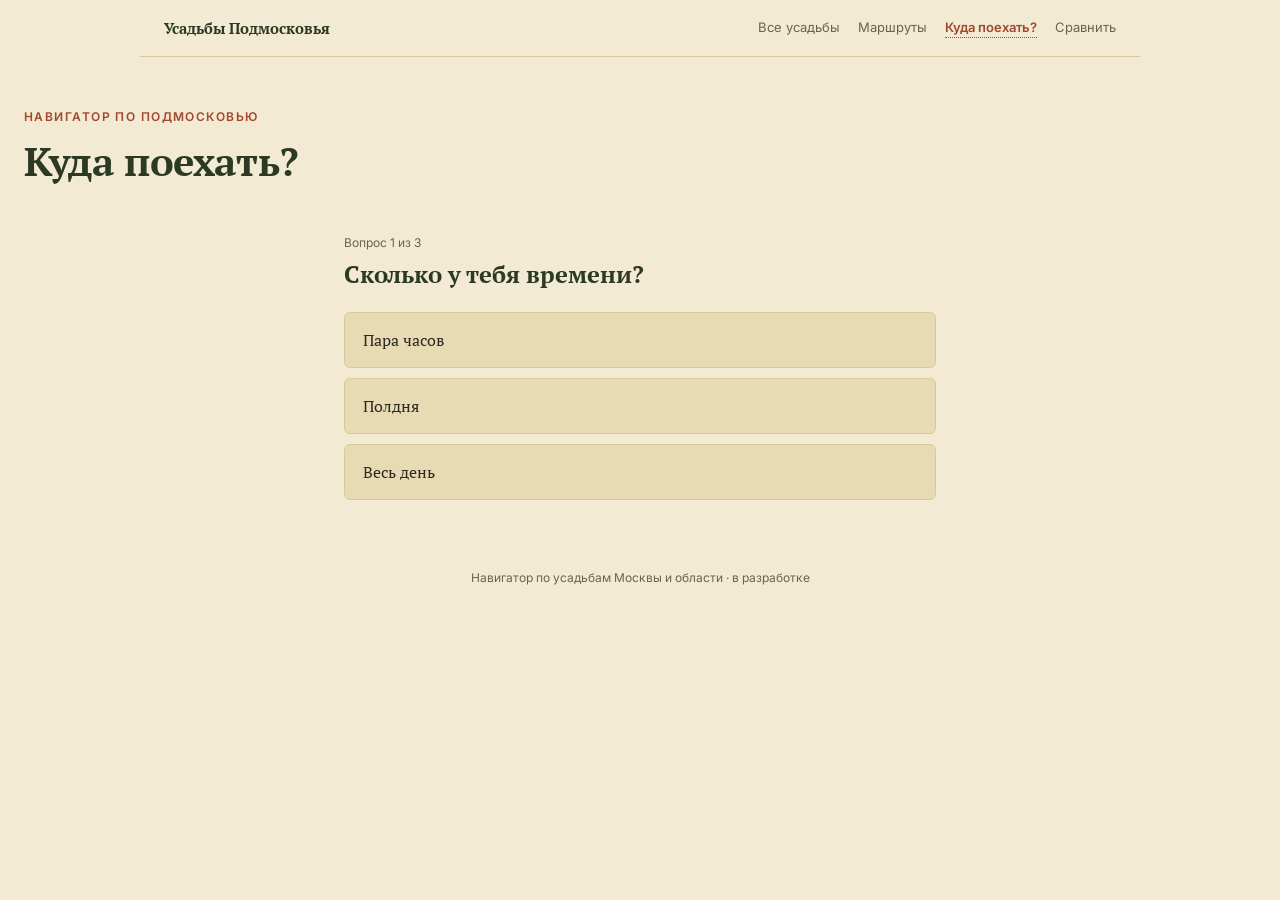
<file: kuda-poehat.html>
<!DOCTYPE html>
<html lang="ru">
<head>
<meta charset="UTF-8">
<meta name="viewport" content="width=device-width, initial-scale=1.0">
<title>Куда поехать? — навигатор по Подмосковью</title>
<link rel="icon" type="image/svg+xml" href="favicon.svg">
<link rel="icon" type="image/png" sizes="32x32" href="favicon-32.png">
<link rel="apple-touch-icon" href="apple-touch-icon.png">
<link rel="preconnect" href="https://fonts.googleapis.com">
<link rel="stylesheet" href="https://fonts.googleapis.com/css2?family=PT+Serif:wght@400;700&family=Inter:wght@400;500;600&display=swap">
<link rel="stylesheet" href="style.css">
<style>

  main.quiz-wrap {
    max-width: 640px;
    margin: 0 auto;
    padding: 30px 24px 70px;
  }
  .quiz-progress {
    font-size: 12px;
    color: var(--ink-soft);
    margin: 0 0 8px;
  }
  .quiz-question h2 {
    font-family: 'PT Serif', serif;
    font-size: 24px;
    color: var(--moss-deep);
    margin: 0 0 22px;
  }
  .quiz-options {
    display: flex;
    flex-direction: column;
    gap: 10px;
  }
  .quiz-option {
    text-align: left;
    background: var(--paper-deep);
    border: 1px solid var(--line);
    border-radius: 6px;
    padding: 16px 18px;
    font-family: 'PT Serif', serif;
    font-size: 16px;
    color: var(--ink);
    cursor: pointer;
  }
  .quiz-option:hover { border-color: var(--brick); }
  .quiz-back {
    margin-top: 22px;
    font-size: 13px;
    color: var(--ink-soft);
    background: none;
    border: none;
    cursor: pointer;
    padding: 0;
    font-family: 'Inter', sans-serif;
  }
  .quiz-back:hover { color: var(--brick); }

  .quiz-results h2 {
    font-family: 'PT Serif', serif;
    font-size: 24px;
    color: var(--moss-deep);
    margin: 0 0 6px;
  }
  .quiz-results p.sub {
    font-size: 14px;
    color: var(--ink-soft);
    margin: 0 0 22px;
  }
  .quiz-results .row {
    display: grid;
    grid-template-columns: repeat(auto-fit, minmax(220px, 1fr));
    gap: 16px;
    margin-bottom: 26px;
  }
  .restart-btn {
    font-size: 13px;
    font-weight: 600;
    color: var(--paper);
    background: var(--moss);
    padding: 10px 20px;
    border-radius: 20px;
    border: none;
    cursor: pointer;
    font-family: 'Inter', sans-serif;
  }
</style>
</head>
<body>
<a href="#main-content" class="skip-link">Перейти к содержимому</a>

<nav class="site-nav">
  <a href="index.html" class="site-nav-home">Усадьбы Подмосковья</a>
  <div class="site-nav-links">
    <a href="index.html">Все усадьбы</a>
    <a href="marshruty.html">Маршруты</a>
    <a href="kuda-poehat.html" class="active">Куда поехать?</a>
    <a href="sravnenie.html">Сравнить</a>
  </div>
</nav>

<header class="hero" style="text-align:left; padding-bottom:6px;">
  <p class="eyebrow">Навигатор по Подмосковью</p>
  <h1 style="text-align:left;">Куда поехать?</h1>
</header>

<main class="quiz-wrap" id="main-content"></main>

<footer>Навигатор по усадьбам Москвы и области · в разработке</footer>

<script>
  const questions = [
    {
      key: "time",
      title: "Сколько у тебя времени?",
      options: [
        { label: "Пара часов", value: "short" },
        { label: "Полдня", value: "half" },
        { label: "Весь день", value: "full" }
      ]
    },
    {
      key: "interest",
      title: "Что тебе интереснее?",
      options: [
        { label: "Дворцы и парадные резиденции", value: "Дворцы" },
        { label: "Парки для прогулки", value: "Парки" },
        { label: "Литературные истории", value: "Литературные" },
        { label: "Необычные и редкие места", value: "Редкие" },
        { label: "Всё равно", value: "any" }
      ]
    },
    {
      key: "access",
      title: "Готов ли ехать, если внутрь не попасть?",
      options: [
        { label: "Хочу точно попасть внутрь", value: "inside" },
        { label: "Не страшно, можно посмотреть и снаружи", value: "any" }
      ]
    }
  ];

  let estates = [];
  let step = 0;
  const answers = {};

  function parseKm(meta) {
    if (meta.includes("в черте города")) return 0;
    const m = meta.match(/(\d+)\s*км/);
    return m ? parseInt(m[1], 10) : 999;
  }

  function shuffle(arr) {
    return [...arr].sort(() => Math.random() - 0.5);
  }

  function getMatches() {
    const maxKm = answers.time === "short" ? 20 : answers.time === "half" ? 50 : Infinity;
    const base = estates.filter(e => parseKm(e.meta) <= maxKm && e.access !== "закрыт");

    let pool = base;
    if (answers.access === "inside") {
      const f = pool.filter(e => e.access !== "снаружи");
      if (f.length) pool = f;
    }
    if (answers.interest !== "any") {
      const f = pool.filter(e => e.cat === answers.interest);
      if (f.length) pool = f;
    }
    return shuffle(pool).slice(0, 3);
  }

  function renderQuestion() {
    const q = questions[step];
    document.getElementById("main-content").innerHTML = `
      <p class="quiz-progress">Вопрос ${step + 1} из ${questions.length}</p>
      <div class="quiz-question">
        <h2>${q.title}</h2>
        <div class="quiz-options">
          ${q.options.map(o => `<button class="quiz-option" data-v="${o.value}">${o.label}</button>`).join("")}
        </div>
        ${step > 0 ? `<button class="quiz-back" id="backBtn">← Назад</button>` : ""}
      </div>
    `;
    document.querySelectorAll(".quiz-option").forEach(b =>
      b.addEventListener("click", () => {
        answers[q.key] = b.dataset.v;
        step++;
        if (step < questions.length) renderQuestion(); else renderResults();
      })
    );
    if (step > 0) {
      document.getElementById("backBtn").addEventListener("click", () => {
        step--;
        renderQuestion();
      });
    }
  }

  function renderResults() {
    const matches = getMatches();
    document.getElementById("main-content").innerHTML = `
      <div class="quiz-results">
        <h2>Похоже, тебе подойдёт</h2>
        <p class="sub">${matches.length ? "Собрали по твоим ответам:" : "Точных совпадений не нашлось, но вот что есть в базе:"}</p>
        <div class="row">
          ${matches.map(e => `
            <a class="card" href="usadba.html?slug=${e.slug}">
              <div class="photo">
                <img src="images/${e.slug}.jpg" alt="${e.name}" loading="lazy" onerror="this.style.display='none'">
                <span class="ph-text">фото усадьбы</span>
              </div>
              <div class="body">
                <p class="cat">${e.cat}</p>
                <h3>${e.name}</h3>
                <p class="meta">${e.meta}</p>
                <p class="teaser">${e.teaser}</p>
              </div>
            </a>
          `).join("")}
        </div>
        <button class="restart-btn" id="restartBtn">Пройти заново</button>
      </div>
    `;
    document.getElementById("restartBtn").addEventListener("click", () => {
      step = 0;
      delete answers.time; delete answers.interest; delete answers.access;
      renderQuestion();
    });
  }

  fetch("estates.json")
    .then(r => r.json())
    .then(data => { estates = data; renderQuestion(); })
    .catch(() => {
      document.getElementById("main-content").innerHTML =
        `<p style="color:var(--brick); font-size:14px;">Не удалось загрузить данные усадеб (estates.json). Проверьте, что файл лежит рядом с этой страницей.</p>`;
    });
</script>

</body>
</html>
</file>
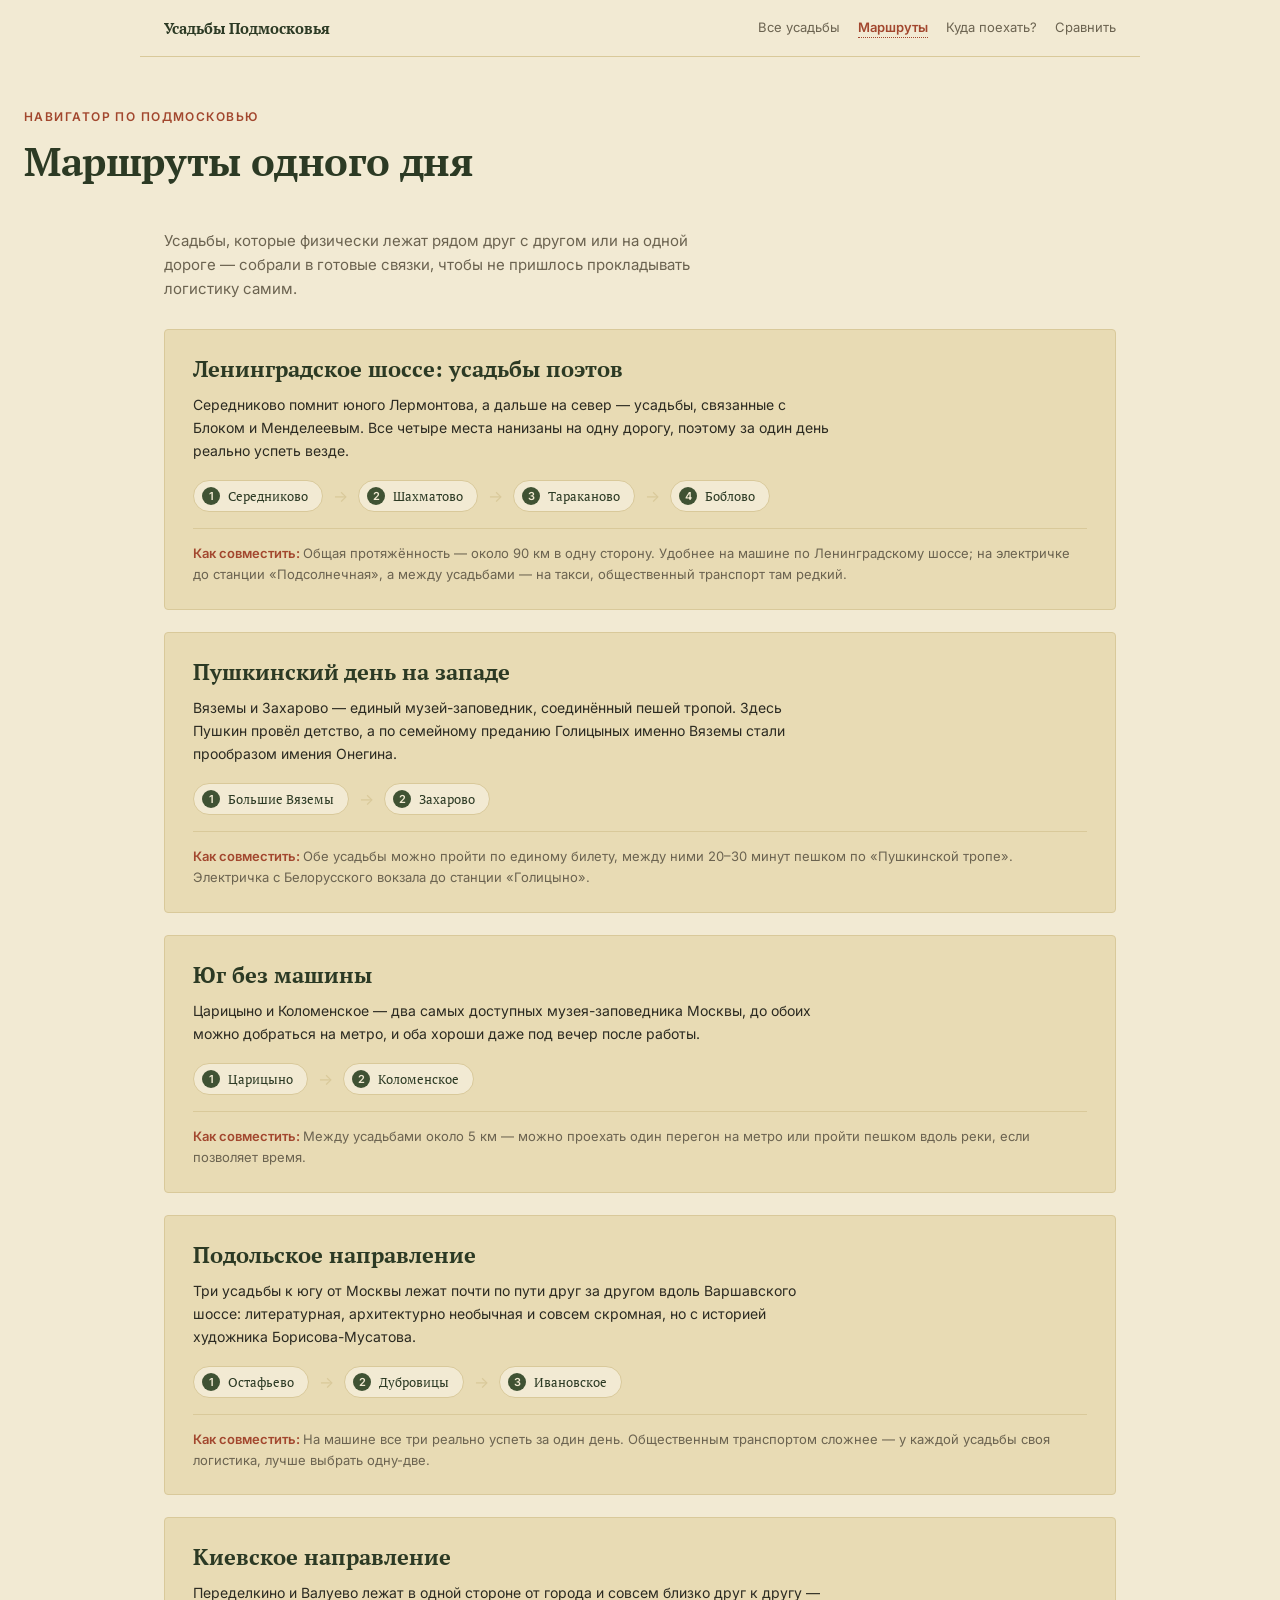
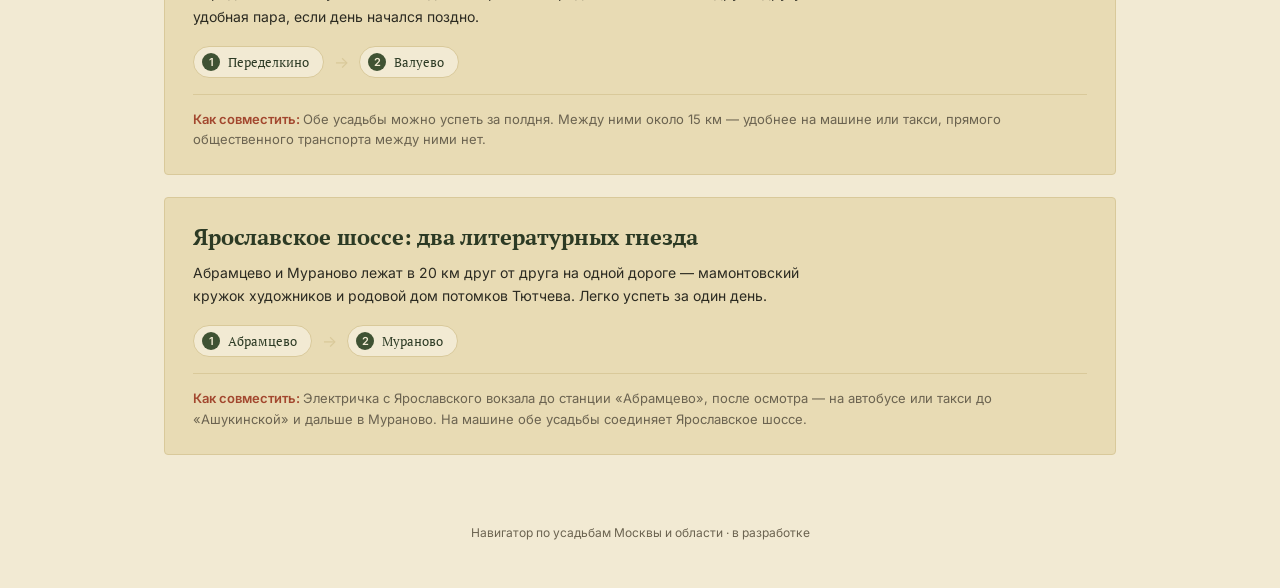
<file: marshruty.html>
<!DOCTYPE html>
<html lang="ru">
<head>
<meta charset="UTF-8">
<meta name="viewport" content="width=device-width, initial-scale=1.0">
<title>Маршруты одного дня — навигатор по Подмосковью</title>
<link rel="icon" type="image/svg+xml" href="favicon.svg">
<link rel="icon" type="image/png" sizes="32x32" href="favicon-32.png">
<link rel="apple-touch-icon" href="apple-touch-icon.png">
<link rel="preconnect" href="https://fonts.googleapis.com">
<link rel="stylesheet" href="https://fonts.googleapis.com/css2?family=PT+Serif:wght@400;700&family=Inter:wght@400;500;600&display=swap">
<link rel="stylesheet" href="style.css">
<style>

  .intro {
    max-width: 1000px;
    margin: 0 auto;
    padding: 20px 24px 0;
  }
  .intro p { font-size: 15px; color: var(--ink-soft); max-width: 560px; line-height: 1.6; margin: 0; }

  main.routes {
    max-width: 1000px;
    margin: 0 auto;
    padding: 28px 24px 70px;
    display: flex;
    flex-direction: column;
    gap: 22px;
  }
  .route {
    background: var(--paper-deep);
    border: 1px solid var(--line);
    border-radius: 4px;
    padding: 24px 28px;
    scroll-margin-top: 20px;
  }
  .route h2 {
    font-family: 'PT Serif', serif;
    font-size: 22px;
    color: var(--moss-deep);
    margin: 0 0 10px;
  }
  .route .lead {
    font-size: 14px;
    line-height: 1.65;
    color: var(--ink);
    margin: 0 0 18px;
    max-width: 640px;
  }
  .route ol {
    list-style: none;
    counter-reset: stop;
    margin: 0 0 16px;
    padding: 0;
    display: flex;
    flex-wrap: wrap;
    gap: 10px;
  }
  .route ol li {
    counter-increment: stop;
    display: flex;
    align-items: center;
    gap: 8px;
  }
  .route ol li a {
    display: flex;
    align-items: center;
    gap: 8px;
    background: var(--paper);
    border: 1px solid var(--line);
    border-radius: 20px;
    padding: 6px 14px 6px 8px;
    text-decoration: none;
    color: var(--moss-deep);
    font-size: 13px;
    font-family: 'PT Serif', serif;
  }
  .route ol li a:hover { border-color: var(--brick); color: var(--brick); }
  .route ol li a .num {
    background: var(--moss);
    color: var(--paper);
    border-radius: 50%;
    width: 18px;
    height: 18px;
    font-size: 11px;
    font-family: 'Inter', sans-serif;
    font-weight: 600;
    display: flex;
    align-items: center;
    justify-content: center;
  }
  .route ol li:not(:last-child)::after {
    content: "→";
    color: var(--line);
    margin-left: 2px;
  }
  .route .tip {
    font-size: 13px;
    color: var(--ink-soft);
    border-top: 1px solid var(--line);
    padding-top: 14px;
    margin: 0;
    line-height: 1.6;
  }
  .route .tip b { color: var(--brick); font-weight: 600; }

  @media (max-width: 640px) {
    .route ol li:not(:last-child)::after { display: none; }
  }
</style>
</head>
<body>
<a href="#routes" class="skip-link">Перейти к содержимому</a>

<nav class="site-nav">
  <a href="index.html" class="site-nav-home">Усадьбы Подмосковья</a>
  <div class="site-nav-links">
    <a href="index.html">Все усадьбы</a>
    <a href="marshruty.html" class="active">Маршруты</a>
    <a href="kuda-poehat.html">Куда поехать?</a>
    <a href="sravnenie.html">Сравнить</a>
  </div>
</nav>

<header class="hero" style="text-align:left; padding-bottom:10px;">
  <p class="eyebrow">Навигатор по Подмосковью</p>
  <h1 style="text-align:left;">Маршруты одного дня</h1>
</header>
<div class="intro">
  <p>Усадьбы, которые физически лежат рядом друг с другом или на одной дороге — собрали в готовые связки, чтобы не пришлось прокладывать логистику самим.</p>
</div>

<main class="routes" id="routes"></main>

<footer>Навигатор по усадьбам Москвы и области · в разработке</footer>

<script>
  Promise.all([
    fetch("routes.json").then(r => r.json()),
    fetch("estates.json").then(r => r.json())
  ]).then(([routes, estates]) => {
    const byId = Object.fromEntries(estates.map(e => [e.slug, e]));

    document.getElementById("routes").innerHTML = routes.map(route => `
      <section class="route" id="${route.slug}">
        <h2>${route.title}</h2>
        <p class="lead">${route.intro}</p>
        <ol>
          ${route.estates.map((slug, i) => {
            const e = byId[slug];
            if (!e) return "";
            return `<li><a href="usadba.html?slug=${slug}"><span class="num">${i + 1}</span>${e.name}</a></li>`;
          }).join("")}
        </ol>
        <p class="tip"><b>Как совместить: </b>${route.tip}</p>
      </section>
    `).join("");
  }).catch(() => {
    document.getElementById("routes").innerHTML =
      `<p style="color:var(--brick); font-size:14px;">Не удалось загрузить маршруты. Проверьте, что routes.json и estates.json лежат рядом с этой страницей.</p>`;
  });
</script>

</body>
</html>
</file>
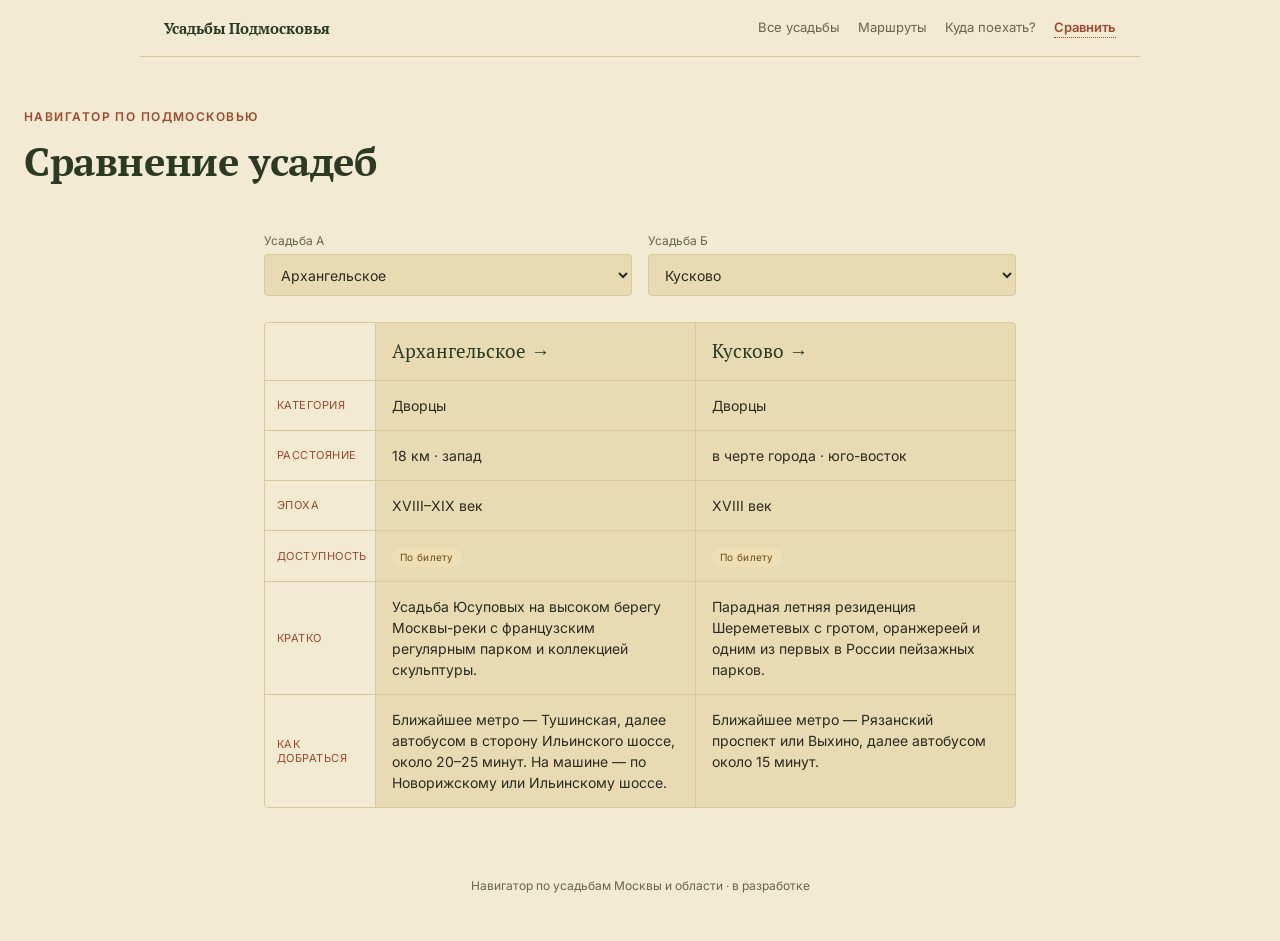
<file: sravnenie.html>
<!DOCTYPE html>
<html lang="ru">
<head>
<meta charset="UTF-8">
<meta name="viewport" content="width=device-width, initial-scale=1.0">
<title>Сравнение усадеб — навигатор по Подмосковью</title>
<link rel="icon" type="image/svg+xml" href="favicon.svg">
<link rel="icon" type="image/png" sizes="32x32" href="favicon-32.png">
<link rel="apple-touch-icon" href="apple-touch-icon.png">
<link rel="preconnect" href="https://fonts.googleapis.com">
<link rel="stylesheet" href="https://fonts.googleapis.com/css2?family=PT+Serif:wght@400;700&family=Inter:wght@400;500;600&display=swap">
<link rel="stylesheet" href="style.css">
<style>

  main.compare {
    max-width: 800px;
    margin: 0 auto;
    padding: 28px 24px 70px;
  }
  .pickers {
    display: grid;
    grid-template-columns: 1fr 1fr;
    gap: 16px;
    margin-bottom: 26px;
  }
  .pickers label {
    display: block;
    font-size: 12px;
    color: var(--ink-soft);
    margin-bottom: 6px;
  }
  .pickers select {
    width: 100%;
    height: 42px;
    border-radius: 4px;
    border: 1px solid var(--line);
    background: var(--paper-deep);
    padding: 0 12px;
    font-size: 14px;
    font-family: inherit;
    color: var(--ink);
  }

  .cmp-table {
    background: var(--paper-deep);
    border: 1px solid var(--line);
    border-radius: 4px;
    overflow: hidden;
  }
  .cmp-row {
    display: grid;
    grid-template-columns: 110px 1fr 1fr;
    border-bottom: 1px solid var(--line);
  }
  .cmp-row:last-child { border-bottom: none; }
  .cmp-row .lbl {
    padding: 14px 12px;
    font-size: 11px;
    letter-spacing: 0.04em;
    text-transform: uppercase;
    color: var(--brick);
    background: var(--paper);
    display: flex;
    align-items: center;
  }
  .cmp-row .val {
    padding: 14px 16px;
    font-size: 14px;
    color: var(--ink);
    line-height: 1.5;
    border-left: 1px solid var(--line);
  }
  .cmp-row.head .val {
    font-family: 'PT Serif', serif;
    font-size: 19px;
    color: var(--moss-deep);
  }
  .cmp-row.head .val a { color: inherit; text-decoration: none; }
  .cmp-row.head .val a:hover { color: var(--brick); }

  @media (max-width: 640px) {
    .pickers { grid-template-columns: 1fr; }
    .cmp-row { grid-template-columns: 1fr; }
    .cmp-row .lbl { border-bottom: 1px solid var(--line); }
    .cmp-row .val { padding: 10px 14px; font-size: 13px; border-left: none; border-bottom: 1px solid var(--line); }
    .cmp-row .val:last-child { border-bottom: none; }
    .cmp-row.head .val { font-size: 16px; }
    .cmp-row .val-a::before { content: "А — "; color: var(--brick); font-weight: 600; font-family: 'Inter', sans-serif; font-size: 11px; }
    .cmp-row .val-b::before { content: "Б — "; color: var(--brick); font-weight: 600; font-family: 'Inter', sans-serif; font-size: 11px; }
    .cmp-row.head .val-a::before, .cmp-row.head .val-b::before { display: block; margin-bottom: 2px; }
  }
</style>
</head>
<body>
<a href="#main-content" class="skip-link">Перейти к содержимому</a>

<nav class="site-nav">
  <a href="index.html" class="site-nav-home">Усадьбы Подмосковья</a>
  <div class="site-nav-links">
    <a href="index.html">Все усадьбы</a>
    <a href="marshruty.html">Маршруты</a>
    <a href="kuda-poehat.html">Куда поехать?</a>
    <a href="sravnenie.html" class="active">Сравнить</a>
  </div>
</nav>

<header class="hero" style="text-align:left; padding-bottom:6px;">
  <p class="eyebrow">Навигатор по Подмосковью</p>
  <h1 style="text-align:left;">Сравнение усадеб</h1>
</header>

<main class="compare" id="main-content">
  <div class="pickers">
    <div>
      <label for="pickA">Усадьба А</label>
      <select id="pickA"></select>
    </div>
    <div>
      <label for="pickB">Усадьба Б</label>
      <select id="pickB"></select>
    </div>
  </div>
  <div class="cmp-table" id="table"></div>
</main>

<footer>Навигатор по усадьбам Москвы и области · в разработке</footer>

<script>
  const accessNames = { "свободный": "Свободный вход", "билет": "По билету", "снаружи": "Только снаружи", "закрыт": "Закрыт" };
  let estates = [];

  function byName(a, b) { return a.name.localeCompare(b.name, "ru"); }

  function populateSelects() {
    const sorted = [...estates].sort(byName);
    const options = sorted.map(e => `<option value="${e.slug}">${e.name}</option>`).join("");
    document.getElementById("pickA").innerHTML = options;
    document.getElementById("pickB").innerHTML = options;

    const params = new URLSearchParams(location.search);
    const a = params.get("a");
    const b = params.get("b");
    document.getElementById("pickA").value = estates.some(e => e.slug === a) ? a : estates[0].slug;
    document.getElementById("pickB").value = estates.some(e => e.slug === b) ? b : (estates[1] ? estates[1].slug : estates[0].slug);
  }

  function renderTable() {
    const a = estates.find(e => e.slug === document.getElementById("pickA").value);
    const b = estates.find(e => e.slug === document.getElementById("pickB").value);
    if (!a || !b) return;

    const history = document.location; // placeholder to keep linter calm
    const params = new URLSearchParams();
    params.set("a", a.slug);
    params.set("b", b.slug);
    window.history.replaceState(null, "", "?" + params.toString());

    const rows = [
      { lbl: "", a: `<a href="usadba.html?slug=${a.slug}">${a.name} →</a>`, b: `<a href="usadba.html?slug=${b.slug}">${b.name} →</a>`, head: true },
      { lbl: "Категория", a: a.cat, b: b.cat },
      { lbl: "Расстояние", a: a.meta, b: b.meta },
      { lbl: "Эпоха", a: a.era, b: b.era },
      { lbl: "Доступность", a: `<span class="access-tag ${a.access}">${accessNames[a.access] || a.access}</span>`, b: `<span class="access-tag ${b.access}">${accessNames[b.access] || b.access}</span>` },
      { lbl: "Кратко", a: a.teaser, b: b.teaser },
      { lbl: "Как добраться", a: a.getThere, b: b.getThere }
    ];

    document.getElementById("table").innerHTML = rows.map(r => `
      <div class="cmp-row ${r.head ? "head" : ""}">
        <div class="lbl">${r.lbl}</div>
        <div class="val val-a">${r.a}</div>
        <div class="val val-b">${r.b}</div>
      </div>
    `).join("");
  }

  document.getElementById("pickA").addEventListener("change", renderTable);
  document.getElementById("pickB").addEventListener("change", renderTable);

  fetch("estates.json")
    .then(r => r.json())
    .then(data => {
      estates = data;
      populateSelects();
      renderTable();
    })
    .catch(() => {
      document.getElementById("table").innerHTML =
        `<p style="color:var(--brick); font-size:14px; padding:14px;">Не удалось загрузить данные усадеб (estates.json). Проверьте, что файл лежит рядом с этой страницей.</p>`;
    });
</script>

</body>
</html>
</file>
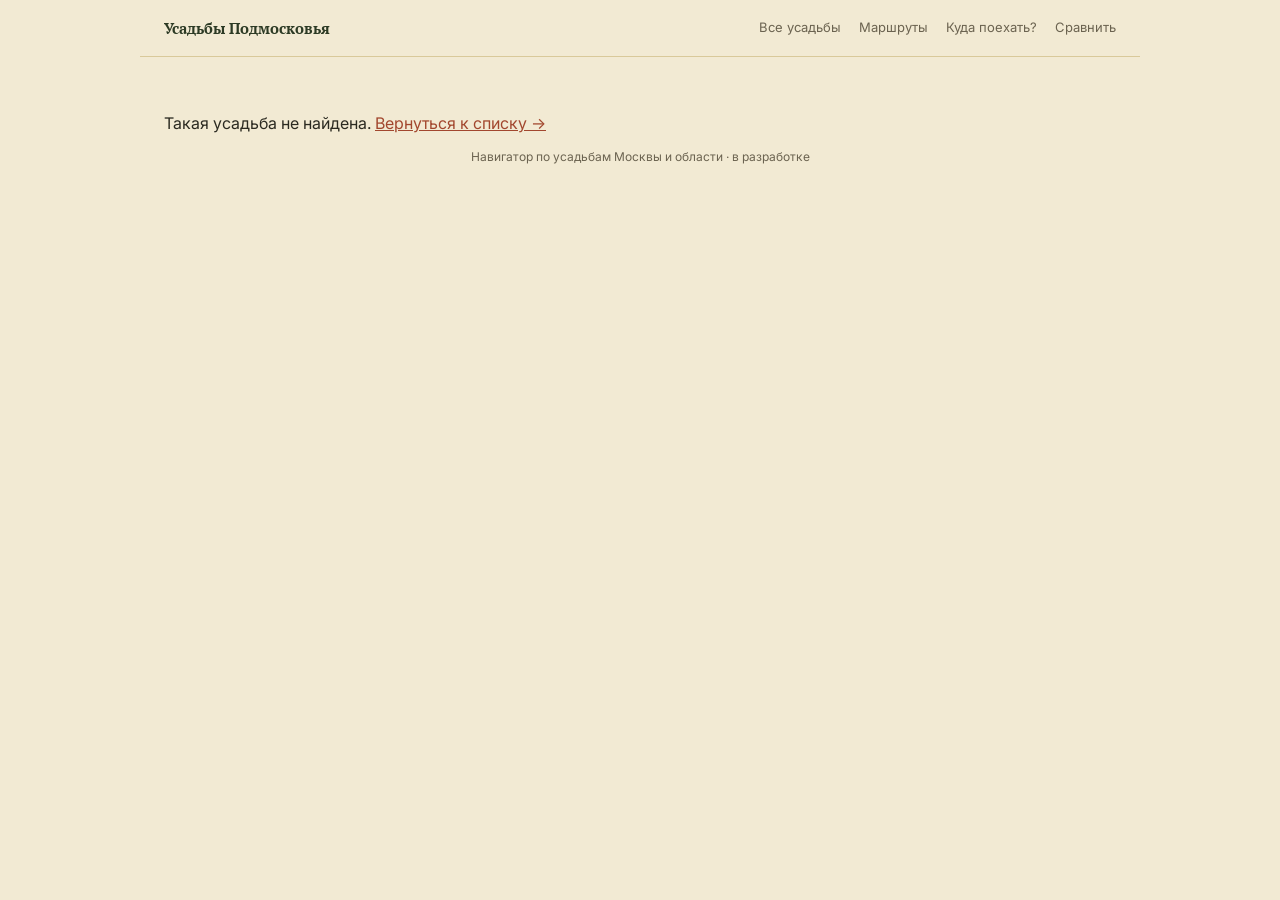
<file: usadba.html>
<!DOCTYPE html>
<html lang="ru">
<head>
<meta charset="UTF-8">
<meta name="viewport" content="width=device-width, initial-scale=1.0">
<title>Усадьба — навигатор по Подмосковью</title>
<link rel="icon" type="image/svg+xml" href="favicon.svg">
<link rel="icon" type="image/png" sizes="32x32" href="favicon-32.png">
<link rel="apple-touch-icon" href="apple-touch-icon.png">
<link rel="preconnect" href="https://fonts.googleapis.com">
<link rel="stylesheet" href="https://fonts.googleapis.com/css2?family=PT+Serif:wght@400;700&family=Inter:wght@400;500;600&display=swap">
<link rel="stylesheet" href="style.css">
<style>
  .detail-hero {
    max-width: 1000px;
    margin: 0 auto;
    padding: 20px 24px 0;
  }
  .detail-hero .meta { font-size: 13px; color: var(--ink-soft); margin: 8px 0 0; }
  .detail-hero h1 { font-size: 34px; margin: 10px 0 0; text-align: left; }

  .photo-banner {
    max-width: 1000px;
    margin: 24px auto 0;
    padding: 0 24px;
  }
  .photo-banner .box {
    position: relative;
    height: 320px;
    background: var(--paper-deep);
    border: 1px solid var(--line);
    border-radius: 4px;
    overflow: hidden;
    display: flex;
    align-items: center;
    justify-content: center;
    color: var(--ink-soft);
    font-size: 13px;
  }
  .photo-banner .box img {
    position: absolute; inset: 0;
    width: 100%; height: 100%; object-fit: cover;
  }
  .photo-banner .credit {
    font-size: 11px;
    color: var(--ink-soft);
    text-align: right;
    margin: 6px 2px 0;
  }

  .detail {
    max-width: 1000px;
    margin: 0 auto;
    padding: 28px 24px 10px;
    display: grid;
    grid-template-columns: 2fr 1fr;
    gap: 32px;
  }
  .detail h2 {
    font-family: 'PT Serif', serif;
    font-size: 19px;
    color: var(--moss-deep);
    margin: 26px 0 10px;
  }
  .detail h2:first-child { margin-top: 0; }
  .detail p {
    font-size: 14.5px;
    line-height: 1.75;
    margin: 0 0 4px;
  }

  .sidebar .box {
    background: var(--paper-deep);
    border: 1px solid var(--line);
    border-radius: 4px;
    padding: 18px 20px;
    margin-bottom: 16px;
  }
  .sidebar .box h3 {
    font-size: 12px;
    letter-spacing: 0.06em;
    text-transform: uppercase;
    color: var(--brick);
    margin: 0 0 8px;
    font-weight: 600;
  }
  .sidebar .box p {
    font-size: 13.5px;
    line-height: 1.6;
    margin: 0;
    color: var(--ink);
  }
  .sidebar .box p.note {
    color: var(--ink-soft);
    font-size: 12.5px;
    margin-top: 8px;
  }
  .sidebar .box a.map-link {
    display: inline-block;
    margin-top: 10px;
    font-size: 13px;
    font-weight: 600;
    color: var(--brick);
    text-decoration: none;
  }
  .sidebar .box a.map-link:hover { text-decoration: underline; }

  .related {
    max-width: 1000px;
    margin: 20px auto 0;
    padding: 20px 24px 10px;
  }
  .related h2 {
    font-family: 'PT Serif', serif;
    font-size: 19px;
    color: var(--moss-deep);
    margin: 0 0 16px;
  }
  .related .row {
    display: grid;
    grid-template-columns: repeat(auto-fit, minmax(200px, 1fr));
    gap: 16px;
  }

  @media (max-width: 720px) {
    .detail { grid-template-columns: 1fr; }
  }

  @media (max-width: 640px) {
    .detail-hero h1 { font-size: 26px; }
    .photo-banner .box { height: 200px; }
  }
</style>
</head>
<body>
<a href="#content" class="skip-link">Перейти к содержимому</a>

<nav class="site-nav">
  <a href="index.html" class="site-nav-home">Усадьбы Подмосковья</a>
  <div class="site-nav-links">
    <a href="index.html">Все усадьбы</a>
    <a href="marshruty.html">Маршруты</a>
    <a href="kuda-poehat.html">Куда поехать?</a>
    <a href="sravnenie.html">Сравнить</a>
  </div>
</nav>

<div id="content"></div>

<footer>Навигатор по усадьбам Москвы и области · в разработке</footer>

<script>
  const accessNames = { "свободный": "Свободный вход", "билет": "По билету", "снаружи": "Только снаружи", "закрыт": "Закрыт" };
  const checkIcon = `<svg viewBox="0 0 24 24"><polyline points="4 13 9 18 20 6"/></svg>`;
  const starIcon = `<svg viewBox="0 0 24 34"><path class="ribbon" d="M2,2 L22,2 L22,32 L12,24 L2,32 Z"/></svg>`;
  let visited = new Set(JSON.parse(localStorage.getItem("visitedEstates") || "[]"));
  let favorites = new Set(JSON.parse(localStorage.getItem("favoriteEstates") || "[]"));
  const params = new URLSearchParams(location.search);
  const slug = params.get("slug");

  Promise.all([
    fetch("estates.json").then(r => r.json()),
    fetch("routes.json").then(r => r.json()).catch(() => [])
  ])
    .then(([data, routes]) => {
      const e = data.find(x => x.slug === slug);
      const content = document.getElementById("content");

      if (!e) {
        content.innerHTML = `
          <div class="wrap" style="padding-top:40px;">
            <p>Такая усадьба не найдена. <a href="index.html" style="color:var(--brick);">Вернуться к списку →</a></p>
          </div>`;
        return;
      }

      document.title = e.name + " — навигатор по Подмосковью";

      const myRoute = routes.find(r => r.estates.includes(e.slug));
      const routeHtml = myRoute ? `
            <div class="box">
              <h3>Маршрут</h3>
              <p>Входит в «${myRoute.title}»</p>
              <a class="map-link" href="marshruty.html#${myRoute.slug}">Смотреть маршрут →</a>
            </div>` : "";

      const related = (e.related && e.related.length
        ? e.related.map(slug => data.find(x => x.slug === slug)).filter(Boolean)
        : data.filter(x => x.cat === e.cat && x.slug !== e.slug)
      ).slice(0, 3);
      const relatedHtml = related.length ? `
        <section class="related">
          <h2>Похожие места</h2>
          <div class="row">
            ${related.map(r => `
              <a class="card" href="usadba.html?slug=${r.slug}">
                <div class="photo">
                  <img src="images/${r.slug}.jpg" alt="${r.name}" loading="lazy" onerror="this.style.display='none'">
                  <span class="ph-text">фото усадьбы</span>
                </div>
                <div class="body">
                  <p class="cat">${r.cat}</p>
                  <h3>${r.name}</h3>
                  <p class="meta">${r.meta}</p>
                  <p class="teaser">${r.teaser}</p>
                </div>
              </a>
            `).join("")}
          </div>
        </section>` : "";

      content.innerHTML = `
        <header class="detail-hero">
          <div style="display:flex; justify-content:space-between; align-items:flex-start; flex-wrap:wrap; gap:12px;">
            <span class="badge">${e.cat}</span>
            <div style="display:flex; gap:8px; flex-wrap:wrap;">
              <button class="fav-btn ${favorites.has(e.slug) ? "faved" : ""}" id="favBtn">${starIcon}<span id="favBtnText">${favorites.has(e.slug) ? "В избранном" : "В избранное"}</span></button>
              <button class="visited-btn ${visited.has(e.slug) ? "visited" : ""}" id="visitBtn">${checkIcon}<span id="visitBtnText">${visited.has(e.slug) ? "Посещено" : "Отметить как посещённое"}</span></button>
            </div>
          </div>
          <h1>${e.name}</h1>
          <p class="meta">${e.meta} · ${e.era}</p>
        </header>

        <div class="photo-banner">
          <div class="box">
            <img src="images/${e.slug}.jpg" alt="${e.name}" onerror="this.style.display='none'; this.nextElementSibling.style.display='block';">
            <span style="display:none;">фото усадьбы</span>
          </div>
          ${e.credit ? `<p class="credit">Фото: ${e.credit}</p>` : ""}
        </div>

        <section class="detail">
          <div class="content-main">
            <h2>История</h2>
            <p>${e.history}</p>
            <h2>Архитектура</h2>
            <p>${e.architecture}</p>
          </div>
          <aside class="sidebar">
            <div class="box">
              <h3>Как добраться</h3>
              <p>${e.getThere}</p>
            </div>
            <div class="box">
              <h3>Доступность</h3>
              <p><span class="access-tag ${e.access}">${accessNames[e.access] || e.access}</span></p>
              <a class="map-link" href="sravnenie.html?a=${e.slug}">Сравнить с другой →</a>
            </div>
            <div class="box">
              <h3>Часы работы и билеты</h3>
              <p>Уточняйте на официальном сайте усадьбы — расписание и цены периодически меняются.</p>
              <a class="map-link" href="index.html">Показать на карте →</a>
            </div>
            ${routeHtml}
          </aside>
        </section>

        ${relatedHtml}
      `;

      document.getElementById("visitBtn").addEventListener("click", () => {
        if (visited.has(e.slug)) visited.delete(e.slug); else visited.add(e.slug);
        localStorage.setItem("visitedEstates", JSON.stringify([...visited]));
        const btn = document.getElementById("visitBtn");
        const isVisited = visited.has(e.slug);
        btn.classList.toggle("visited", isVisited);
        document.getElementById("visitBtnText").textContent = isVisited ? "Посещено" : "Отметить как посещённое";
      });

      document.getElementById("favBtn").addEventListener("click", () => {
        if (favorites.has(e.slug)) favorites.delete(e.slug); else favorites.add(e.slug);
        localStorage.setItem("favoriteEstates", JSON.stringify([...favorites]));
        const btn = document.getElementById("favBtn");
        const isFaved = favorites.has(e.slug);
        btn.classList.toggle("faved", isFaved);
        document.getElementById("favBtnText").textContent = isFaved ? "В избранном" : "В избранное";
      });
    })
    .catch(() => {
      document.getElementById("content").innerHTML = `
        <div class="wrap" style="padding-top:40px;">
          <p style="color:var(--brick);">Не удалось загрузить данные (estates.json). Проверьте, что файл лежит рядом с этой страницей.</p>
        </div>`;
    });
</script>

</body>
</html>
</file>
<file: style.css>
:root {
  --paper: #F2EAD3;
  --paper-deep: #E8DBB4;
  --ink: #2B2A21;
  --ink-soft: #6B6350;
  --moss: #3F5233;
  --moss-deep: #2C3A24;
  --ochre: #C68A2E;
  --brick: #A2472E;
  --line: #D9C99A;
}
* { box-sizing: border-box; }
body {
  margin: 0;
  font-family: 'Inter', sans-serif;
  background: var(--paper);
  color: var(--ink);
}
.wrap { max-width: 1000px; margin: 0 auto; padding: 0 24px; }
a { color: inherit; }

/* Hero */
header.hero { padding: 52px 24px 30px; text-align: center; }
.eyebrow {
  font-size: 12px;
  letter-spacing: 0.12em;
  text-transform: uppercase;
  color: var(--brick);
  font-weight: 600;
  margin: 0 0 10px;
}
h1 {
  font-family: 'PT Serif', serif;
  font-weight: 700;
  font-size: 40px;
  color: var(--moss-deep);
  margin: 0 0 12px;
  letter-spacing: -0.01em;
}
.tagline {
  font-size: 15px;
  color: var(--ink-soft);
  max-width: 460px;
  margin: 0 auto;
  line-height: 1.6;
}
.flourish {
  display: flex;
  align-items: center;
  justify-content: center;
  gap: 10px;
  margin: 22px 0 0;
}
.flourish span { width: 46px; height: 1px; background: var(--line); }
.flourish svg { width: 10px; height: 10px; }

/* Chips */
.chips { display: flex; gap: 8px; flex-wrap: wrap; }
.chip {
  border-radius: 20px;
  border: 1px solid var(--line);
  background: var(--paper-deep);
  color: var(--ink-soft);
  font-size: 13px;
  padding: 7px 15px;
  cursor: pointer;
  font-family: inherit;
}
.chip.active {
  background: var(--moss);
  border-color: var(--moss);
  color: var(--paper);
}

/* Badge */
.badge {
  display: inline-block;
  font-size: 11px;
  letter-spacing: 0.06em;
  text-transform: uppercase;
  color: var(--paper);
  background: var(--moss);
  padding: 4px 10px;
  border-radius: 2px;
}

/* Cards (used on index grid and "related" sections) */
.card {
  background: var(--paper-deep);
  border: 1px solid var(--line);
  border-radius: 4px;
  overflow: hidden;
  text-decoration: none;
  color: inherit;
  display: block;
  transition: border-color 0.15s ease;
}
.card:hover { border-color: var(--brick); }
.card .photo { position: relative; height: 140px; overflow: hidden; background: var(--paper); }
.card .photo img { position: absolute; inset: 0; width: 100%; height: 100%; object-fit: cover; }
.card .photo .ph-text {
  position: absolute; inset: 0;
  display: flex; align-items: center; justify-content: center;
  font-size: 12px; color: var(--ink-soft);
}
.card .body { padding: 16px 18px 18px; }
.card .cat {
  font-size: 10px;
  letter-spacing: 0.08em;
  text-transform: uppercase;
  color: var(--brick);
  font-weight: 600;
  margin: 0 0 6px;
}
.card h3 {
  font-family: 'PT Serif', serif;
  font-size: 18px;
  margin: 0 0 6px;
  color: var(--moss-deep);
}
.card .meta { font-size: 12px; color: var(--ink-soft); margin: 0 0 10px; }
.card .teaser { font-size: 13px; line-height: 1.55; color: var(--ink); margin: 0; }

/* Access badges */
.access-tag {
  display: inline-block;
  font-size: 10px;
  letter-spacing: 0.03em;
  padding: 2px 8px;
  border-radius: 10px;
  font-family: 'Inter', sans-serif;
}
.access-tag.свободный { background: #DCE6D2; color: #2C3A24; }
.access-tag.билет { background: #F0DFB4; color: #6B4A15; }
.access-tag.снаружи { background: #EAD2C8; color: #7A3A22; }
.access-tag.закрыт { background: #DCD4CC; color: #6B6350; }

/* Visited tracking */
.visit-toggle {
  position: absolute;
  top: 8px;
  left: 8px;
  width: 26px;
  height: 26px;
  border-radius: 50%;
  background: rgba(242,234,211,0.92);
  border: 1.5px solid var(--line);
  display: flex;
  align-items: center;
  justify-content: center;
  cursor: pointer;
  padding: 0;
  z-index: 2;
}
.visit-toggle svg { width: 14px; height: 14px; stroke: var(--ink-soft); fill: none; stroke-width: 2.5; }
.visit-toggle.visited { background: var(--moss); border-color: var(--moss); }
.visit-toggle.visited svg { stroke: var(--paper); }

.fav-toggle {
  position: absolute;
  top: 0;
  left: 40px;
  width: 20px;
  height: 30px;
  background: none;
  border: none;
  cursor: pointer;
  padding: 0;
  z-index: 2;
}
.fav-toggle svg { width: 100%; height: 100%; }
.fav-toggle .ribbon { fill: rgba(242,234,211,0.92); stroke: var(--ink-soft); stroke-width: 2; }
.fav-toggle.faved .ribbon { fill: var(--brick); stroke: var(--brick); }

.fav-btn {
  display: inline-flex;
  align-items: center;
  gap: 6px;
  font-size: 13px;
  font-weight: 600;
  background: none;
  border: none;
  cursor: pointer;
  color: var(--ink-soft);
  padding: 4px 6px;
  border-radius: 4px;
  font-family: 'Inter', sans-serif;
}
.fav-btn:hover { background: var(--paper-deep); }
.fav-btn svg { width: 15px; height: 22px; }
.fav-btn .ribbon { fill: rgba(242,234,211,0.92); stroke: var(--ink-soft); stroke-width: 2; }
.fav-btn.faved { color: var(--brick); }
.fav-btn.faved .ribbon { fill: var(--brick); stroke: var(--brick); }

.progress-wrap { max-width: 320px; margin: 18px auto 0; }
.progress-wrap p { font-size: 12px; color: var(--ink-soft); margin: 0 0 6px; text-align: center; }
.progress-bar {
  height: 6px;
  background: var(--paper-deep);
  border: 1px solid var(--line);
  border-radius: 4px;
  overflow: hidden;
}
.progress-bar .fill { height: 100%; background: var(--moss); transition: width 0.3s ease; }

.visited-btn {
  display: inline-flex;
  align-items: center;
  gap: 7px;
  font-size: 13px;
  font-weight: 600;
  border: 1px solid var(--line);
  background: var(--paper);
  color: var(--ink-soft);
  padding: 8px 16px;
  border-radius: 20px;
  cursor: pointer;
  font-family: 'Inter', sans-serif;
}
.visited-btn svg { width: 14px; height: 14px; stroke: var(--ink-soft); fill: none; stroke-width: 2.5; }
.visited-btn.visited { background: var(--moss); border-color: var(--moss); color: var(--paper); }
.visited-btn.visited svg { stroke: var(--paper); }

/* Site navigation */
.site-nav {
  max-width: 1000px;
  margin: 0 auto;
  padding: 18px 24px;
  display: flex;
  justify-content: space-between;
  align-items: center;
  flex-wrap: wrap;
  gap: 10px 20px;
  border-bottom: 1px solid var(--line);
}
.site-nav-home {
  font-family: 'PT Serif', serif;
  font-weight: 700;
  font-size: 15px;
  color: var(--moss-deep);
  text-decoration: none;
  white-space: nowrap;
}
.site-nav-links { display: flex; gap: 18px; flex-wrap: wrap; }
.site-nav-links a {
  font-size: 13px;
  color: var(--ink-soft);
  text-decoration: none;
  padding-bottom: 2px;
}
.site-nav-links a:hover { color: var(--brick); }
.site-nav-links a.active {
  color: var(--brick);
  font-weight: 600;
  border-bottom: 1px dotted var(--brick);
}

footer {
  max-width: 1000px;
  margin: 0 auto;
  padding: 0 24px 48px;
  font-size: 12px;
  color: var(--ink-soft);
  text-align: center;
}

@media (max-width: 640px) {
  h1 { font-size: 30px; }
}

/* Accessibility */
.sr-only {
  position: absolute;
  width: 1px; height: 1px;
  padding: 0; margin: -1px;
  overflow: hidden;
  clip: rect(0,0,0,0);
  white-space: nowrap;
  border: 0;
}

a:focus-visible,
button:focus-visible,
.card:focus-visible,
input:focus-visible {
  outline: 2px solid var(--brick);
  outline-offset: 2px;
  border-radius: 2px;
}

.skip-link {
  position: absolute;
  left: -9999px;
  top: 0;
  background: var(--moss);
  color: var(--paper);
  padding: 10px 18px;
  z-index: 200;
  border-radius: 0 0 4px 0;
  font-size: 14px;
  text-decoration: none;
}
.skip-link:focus {
  left: 0;
}
</file>
